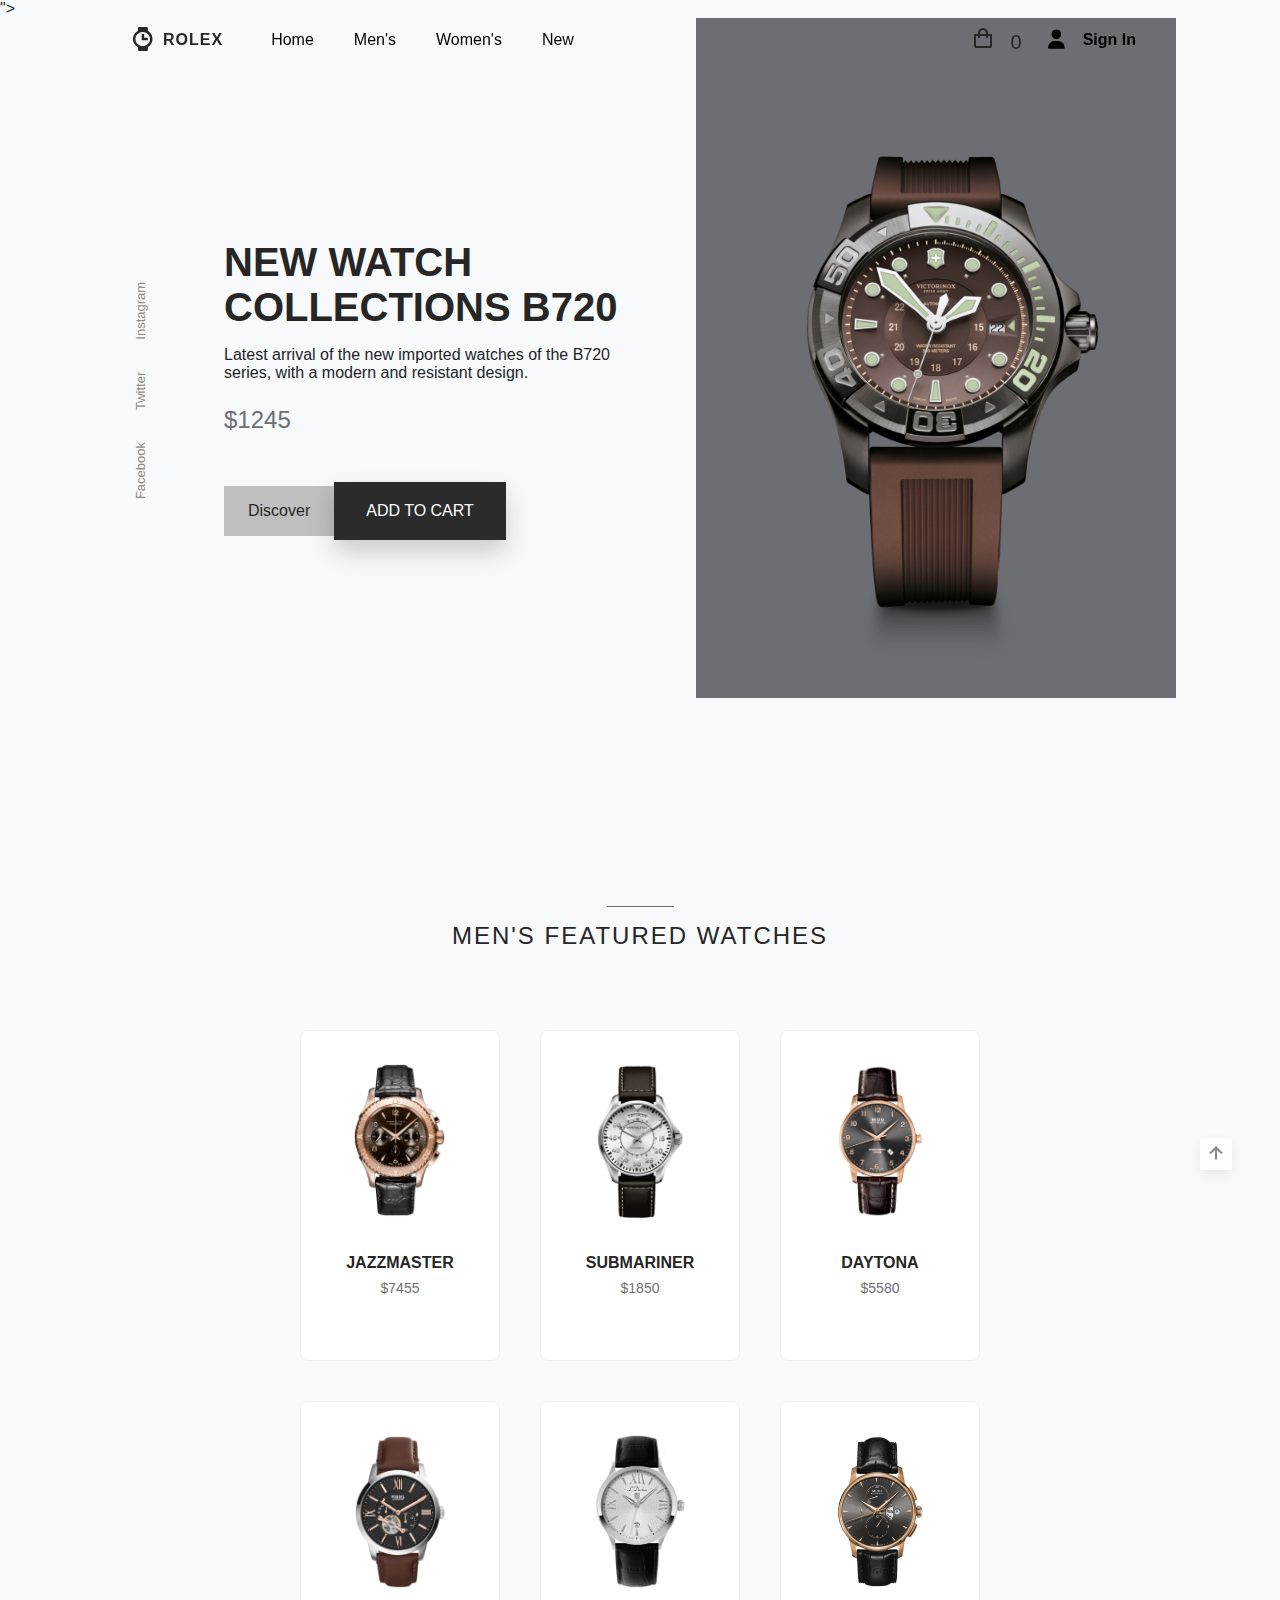
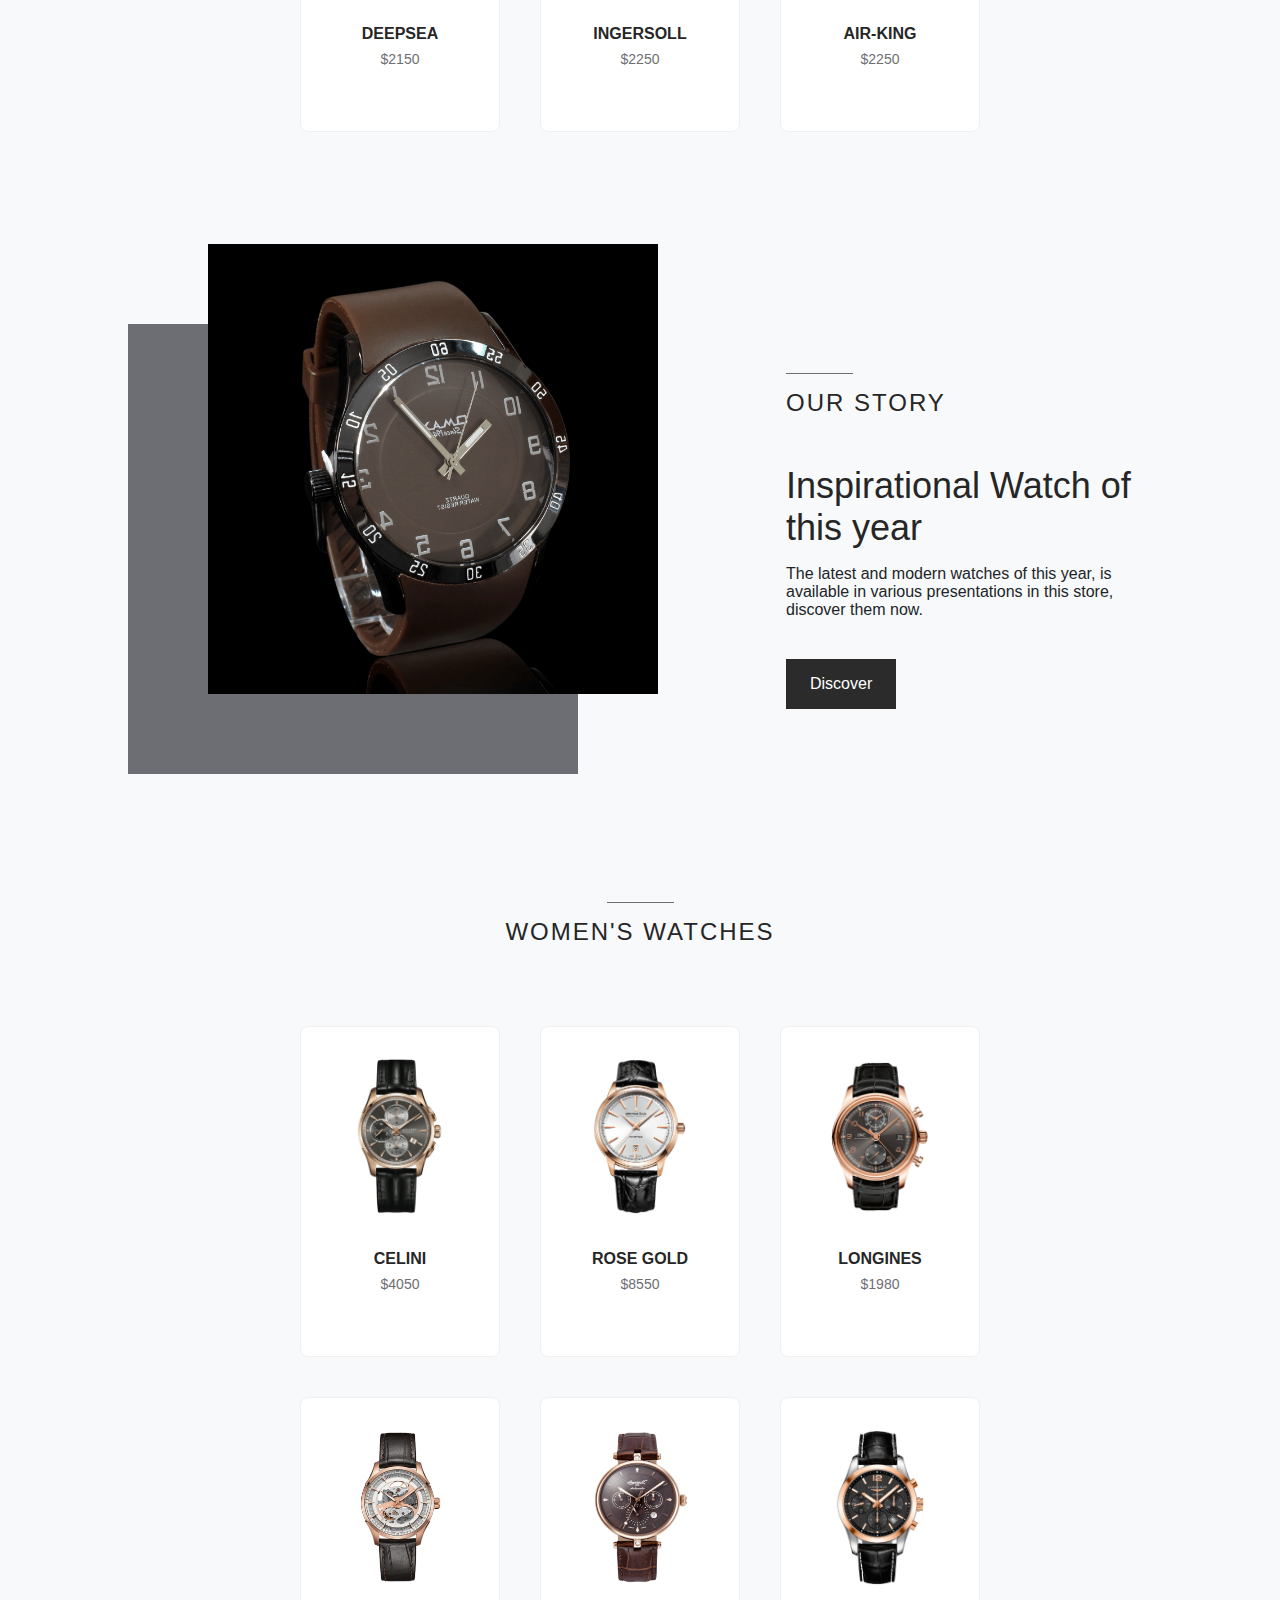
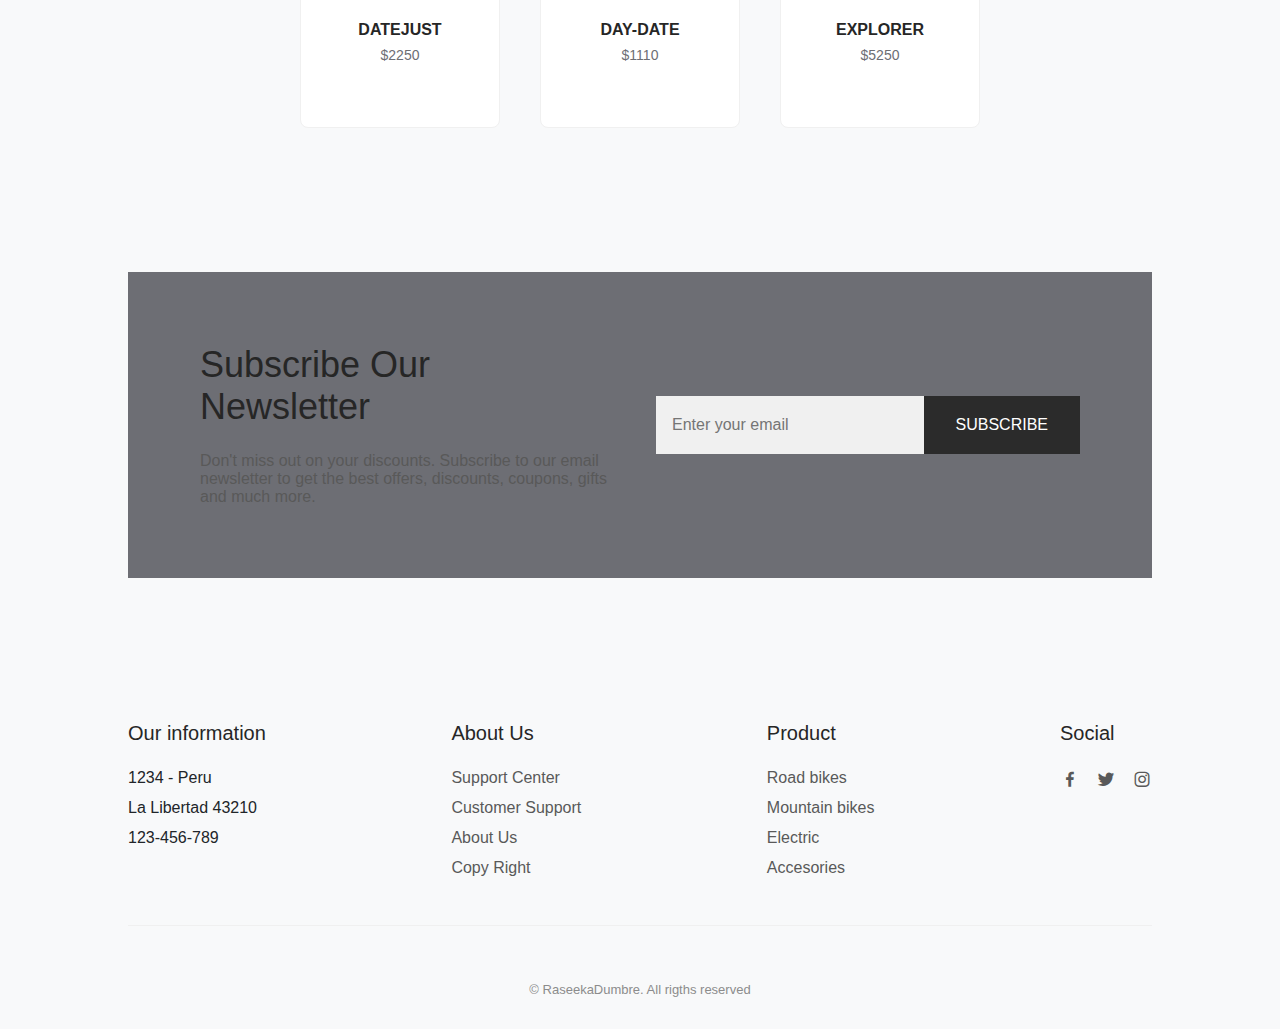
<file: WATCH-STORE/index.html>
<!DOCTYPE html>
    <html lang="en">
    <head>
        <meta charset="UTF-8">
        <meta name="viewport" content="width=device-width, initial-scale=1.0">

        <!--=============== FAVICON ===============-->
        <link rel="shortcut icon" href="assets/img/favicon.png" type="image/x-icon">
        <link href="https://cdnjs.cloudflare.com/ajax/libs/font-awesome/5.15.4/css/all.min.css" rel="stylesheet">
        <!--=============== BOXICONS ===============-->
        
        <link rel="stylesheet" href="https://cdn.jsdelivr.net/npm/boxicons@latest/css/boxicons.min.css">
        <link rel="stylesheet" href="https://cdnjs.cloudflare.com/ajax/libs/font-awesome/6.7.2/css/all.min.css" integrity="sha512-Evv84Mr4kqVGRNSgIGL/F/aIDqQb7xQ2vcrdIwxfjThSH8CSR7PBEakCr51Ck+w+/U6swU2Im1vVX0SVk9ABhg==" crossorigin="anonymous" referrerpolicy="no-referrer" />">
        <!--=============== CSS ===============-->
        <link rel="stylesheet" href="assets/css/styles.css">
        <link rel="stylesheet" href="assets/css/swiper-bundle.min.css">

        <title>Responsive watches website</title>
    </head>
    <body>
        <!--==================== HEADER ====================-->
        <header class="header" id="header">
            <nav class="nav container">
                <a href="#" class="nav__logo">
                    <i class='bx bxs-watch nav__logo-icon'></i> Rolex
                </a>

                <div class="nav__menu" id="nav-menu">
                    <ul class="nav__list">
                        <li class="nav__item">
                            <a href="#home" class="nav__link active-link">Home</a>
                        </li>
                        <li class="nav__item">
                            <a href="#featured" class="nav__link">Men's</a>
                        </li>
                        <li class="nav__item">
                            <a href="#products" class="nav__link">Women's</a>
                        </li>
                        <li class="nav__item">
                            <a href="#new" class="nav__link">New</a>
                        </li>
                    </ul>

                    <div class="nav__close" id="nav-close">
                        <i class='bx bx-x' ></i>
                    </div>
                </div>

                <div class="nav__btns">
                    
                    <div class="nav__shop" id="cart-shop">
                        <i class='bx bx-shopping-bag'></i>
                        <span class="cart-count" id="cart-count">0</span>
                    </div>

                    <div class="cart" id="cart">
                        <i class="fa-solid fa-xmark"  id="cart-close"></i>
                        <h2 class="cart__title-center">My Cart</h2>
                        <div class="cart__container">
                            <!-- Cart content -->
                        </div>
                        <!-- Total Price and Checkout Section -->
                        <div class="cart__footer">
                            <div class="cart__total">
                            <span>Total Price:</span>
                            <span id="cart-total-price">$0</span> <!-- Total price will be updated dynamically -->
                            </div>
                            <button class="cart__checkout-btn" id="checkout-btn">Checkout</button>
                            <script>
                                document.querySelector('.cart__checkout-btn').addEventListener('click', () => {
                                    window.location.href = 'checkout.html';
                                });
                            </script>
                        </div>
                    </div>

                    <div class="nav__signin" id="nav-signin">
                        <i class="fas fa-user"></i> <!-- Font Awesome user icon -->
                        <span class="nav__signin-text">Sign In</span>
                    </div>
                     <script>
                        // Add click event listener to the "Sign Out" button
                        document.getElementById('nav-signin').addEventListener('click', function () {
                          window.location.href = 'signin.html'; // Redirect to the sign-in page
                        });
                      </script>
                    <div class="nav__userId" id="nav-userId">
                        <span id="userId" style="color:black;"></span>
                    </div>
                    <div class="nav__signout" id="nav-signout" style="display: none;">
                        <i class="fa-solid fa-right-from-bracket"></i>
                        <span class="nav__signout-text">Sign Out</span>
                    </div>
                    
                     <script>
                        // Add click event listener to the "Sign Out" button
                        document.getElementById('nav-signout').addEventListener('click', function () {
                        window.location.href = 'signin.html'; // Redirect to the sign-in page
                        });
                      </script>

                  
                </div>
                    <div class="nav__toggle" id="nav-toggle">
                        <i class='bx bx-grid-alt' ></i>
                    </div>
                </div>
            </nav>
        </header>

        <!--==================== MAIN ====================-->
        <main class="main">
            <!--==================== HOME ====================-->
            <section class="home" id="home">
                <div class="home__container container grid">
                    <div class="home__img-bg">
                        <img src="assets/img/home3.png" alt="" class="home__img">
                    </div>
    
                    <div class="home__social">
                        <a href="https://www.facebook.com/" target="_blank" class="home__social-link">
                            Facebook
                        </a>
                        <a href="https://twitter.com/" target="_blank" class="home__social-link">
                            Twitter
                        </a>
                        <a href="https://www.instagram.com/" target="_blank" class="home__social-link">
                            Instagram
                        </a>
                    </div>
    
                    <div class="home__data">
                        <h1 class="home__title">NEW WATCH <br> COLLECTIONS B720</h1>
                        <p class="home__description">
                            Latest arrival of the new imported watches of the B720 series, 
                            with a modern and resistant design.
                        </p>
                        <span class="home__price">$1245</span>

                        <div class="home__btns">
                            <a href="#" class="button button--gray button--small">
                                Discover
                            </a>

                            <button class="button home__button" id="add-to-cart">ADD TO CART</button>
                        </div>
                    </div>
                </div>
            </section>
            
            <!--==================== FEATURED SECTION ====================-->
            <section class="featured section" id="featured">
                <h2 class="section__title">Men's Featured Watches</h2>
                <div class="products__container grid" id="featured-container">
                    <!-- Dynamic content for Men's Featured Watches will be injected here -->
                </div>
            </section>

            <!--==================== STORY ====================-->
            <section class="story section container">
                <div class="story__container grid">
                    <div class="story__data">
                        <h2 class="section__title story__section-title">
                            Our Story
                        </h2>
    
                        <h1 class="story__title">
                            Inspirational Watch of <br> this year
                        </h1>
    
                        <p class="story__description">
                            The latest and modern watches of this year, is available in various 
                            presentations in this store, discover them now.
                        </p>
    
                        <a href="#" class="button button--small">Discover</a>
                    </div>

                    <div class="story__images">
                        <img src="assets/img/story.png" alt="" class="story__img">
                        <div class="story__square"></div>
                    </div>
                </div>
            </section>

            <!--==================== PRODUCTS SECTION ====================-->
            <section class="products section" id="products">
                <h2 class="section__title">Women's Watches</h2>
                <div class="products__container grid" id="products-container">
                    <!-- Dynamic content for Women's Watches will be injected here -->
                </div>
            </section>

            <!--==================== NEWSLETTER ====================-->
            <section class="newsletter section container">
                <div class="newsletter__bg grid">
                    <div>
                        <h2 class="newsletter__title">Subscribe Our <br> Newsletter</h2>
                        <p class="newsletter__description">
                            Don't miss out on your discounts. Subscribe to our email 
                            newsletter to get the best offers, discounts, coupons, 
                            gifts and much more.
                        </p>
                    </div>

                    <form action="" class="newsletter__subscribe">
                        <input type="email" placeholder="Enter your email" class="newsletter__input">
                        <button class="button">
                            SUBSCRIBE
                        </button>
                    </form>
                </div>
            </section>
        </main>

        <!--==================== FOOTER ====================-->
        <footer class="footer section">
            <div class="footer__container container grid">
                <div class="footer__content">
                    <h3 class="footer__title">Our information</h3>

                    <ul class="footer__list">
                        <li>1234 - Peru</li>
                        <li>La Libertad 43210</li>
                        <li>123-456-789</li>
                    </ul>
                </div>
                <div class="footer__content">
                    <h3 class="footer__title">About Us</h3>

                    <ul class="footer__links">
                        <li>
                            <a href="#" class="footer__link">Support Center</a>
                        </li>
                        <li>
                            <a href="#" class="footer__link">Customer Support</a>
                        </li>
                        <li>
                            <a href="#" class="footer__link">About Us</a>
                        </li>
                        <li>
                            <a href="#" class="footer__link">Copy Right</a>
                        </li>
                    </ul>
                </div>

                <div class="footer__content">
                    <h3 class="footer__title">Product</h3>

                    <ul class="footer__links">
                        <li>
                            <a href="#" class="footer__link">Road bikes</a>
                        </li>
                        <li>
                            <a href="#" class="footer__link">Mountain bikes</a>
                        </li>
                        <li>
                            <a href="#" class="footer__link">Electric</a>
                        </li>
                        <li>
                            <a href="#" class="footer__link">Accesories</a>
                        </li>
                    </ul>
                </div>

                <div class="footer__content">
                    <h3 class="footer__title">Social</h3>

                    <ul class="footer__social">
                        <a href="https://www.facebook.com/" target="_blank" class="footer__social-link">
                            <i class='bx bxl-facebook'></i>
                        </a>

                        <a href="https://twitter.com/" target="_blank" class="footer__social-link">
                            <i class='bx bxl-twitter' ></i>
                        </a>

                        <a href="https://www.instagram.com/" target="_blank" class="footer__social-link">
                            <i class='bx bxl-instagram' ></i>
                        </a>
                    </ul>
                </div>
            </div>

            <span class="footer__copy">&#169; RaseekaDumbre. All rigths reserved</span>
        </footer>

        <!--=============== SCROLL UP ===============-->
        <a href="#" class="scrollup" id="scroll-up"> 
            <i class='bx bx-up-arrow-alt scrollup__icon' ></i>
        </a>

        <!--=============== SWIPER JS ===============-->
        <script src="assets/js/swiper-bundle.min.js"></script>

        <!--=============== MAIN JS ===============-->
        <script src="assets/js/main.js"></script>
 
        <script src="assets/js/signin.js"></script>

    </body>
</html>
</file>
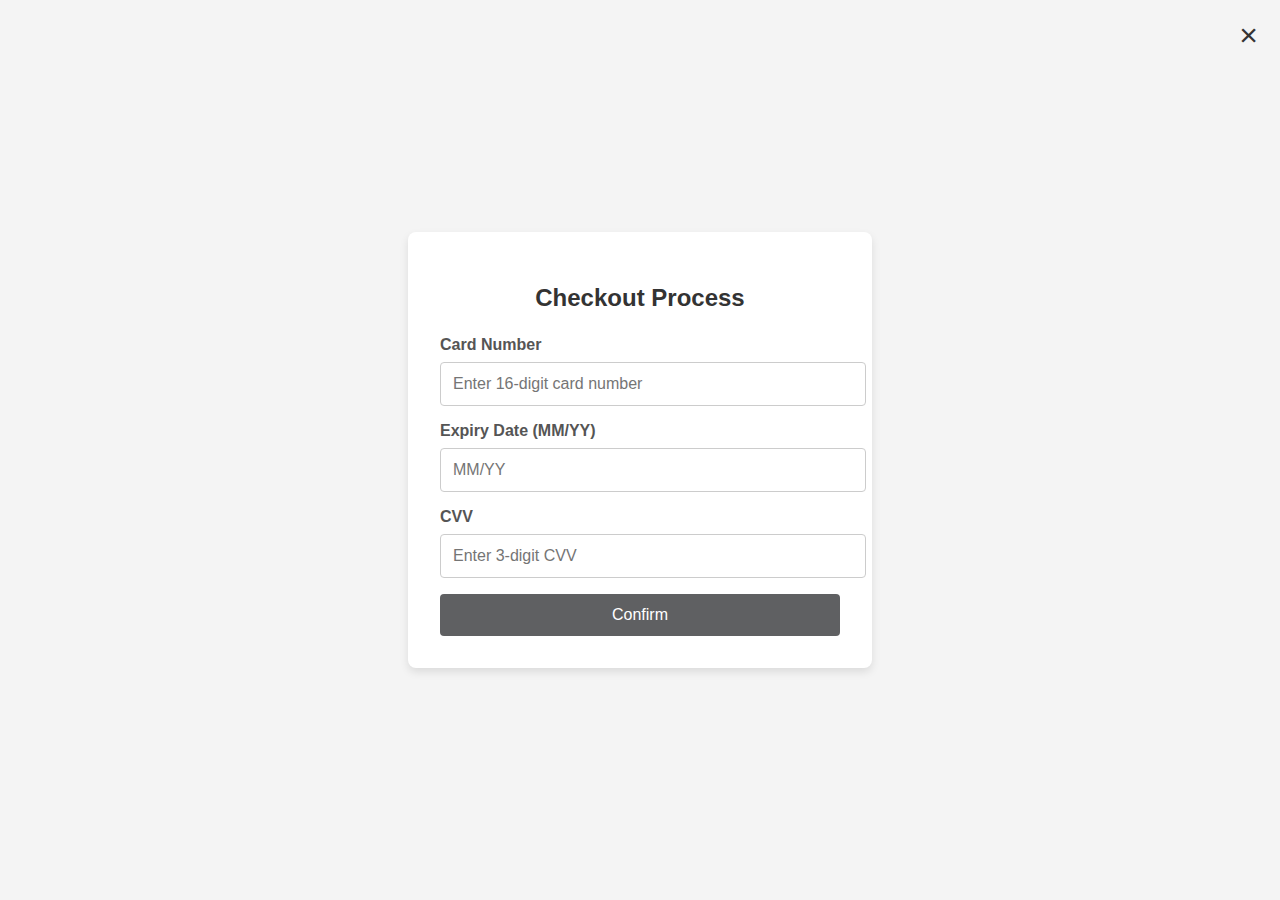
<file: WATCH-STORE/checkout.html>
<!DOCTYPE html>
<html lang="en">

<head>

    <meta charset="UTF-8">
    <meta name="viewport" content="width=device-width, initial-scale=1.0">
    <title>Checkout</title>
    <style>
        body {
            font-family: Arial, sans-serif;
            background-color: #f4f4f4;
            margin: 0;
            padding: 0;
            display: flex;
            justify-content: center;
            align-items: center;
            height: 100vh;
        }

        .checkout-container {
            background-color: #fff;
            padding: 2rem;
            border-radius: 8px;
            box-shadow: 0 4px 8px rgba(0, 0, 0, 0.1);
            width: 100%;
            max-width: 400px;
        }

        .checkout-container h2 {
            text-align: center;
            margin-bottom: 1.5rem;
            color: #333;
        }

        .form-group {
            margin-bottom: 1rem;
        }

        .form-group label {
            display: block;
            margin-bottom: 0.5rem;
            font-weight: bold;
            color: #555;
        }

        .form-group input {
            width: 100%;
            padding: 0.75rem;
            border: 1px solid #ccc;
            border-radius: 4px;
            font-size: 1rem;
        }

        .form-group input:focus {
            border-color: #505152;
            outline: none;
        }

        .checkout-btn {
            width: 100%;
            padding: 0.75rem;
            background-color: #5f6062;
            color: #fff;
            border: none;
            border-radius: 4px;
            font-size: 1rem;
            cursor: pointer;
            transition: background-color 0.3s;
        }

        .checkout-btn:hover {
            background-color: #0a0c0f;
        }

        .error-message {
            color: red;
            font-size: 0.9rem;
            margin-top: 0.5rem;
        }

        .success-popup {
            display: none;
            position: fixed;
            top: 50%;
            left: 50%;
            transform: translate(-50%, -50%);
            background-color: #fff;
            padding: 2rem;
            border-radius: 8px;
            box-shadow: 0 4px 8px rgba(0, 0, 0, 0.2);
            text-align: center;
            z-index: 1000;
        }

        .success-popup h3 {
            color: #28a745;
            margin-bottom: 1rem;
        }

        .success-popup button {
            padding: 0.5rem 1rem;
            background-color: #28292a;
            color: #fff;
            border: none;
            border-radius: 4px;
            cursor: pointer;
        }

        .success-popup button:hover {
            background-color: #333435;
        }

        .overlay {
            display: none;
            position: fixed;
            top: 0;
            left: 0;
            width: 100%;
            height: 100%;
            background-color: rgba(0, 0, 0, 0.5);
            z-index: 999;
        }
        /* Back Button (Cross) */
        .back-button {
            position: absolute;
            top: 1rem;
            right: 1rem;
            background-color: transparent;
            border: none;
            font-size: 2rem;
            color: #333;
            cursor: pointer;
            transition: color 0.3s;
        }

        .back-button:hover {
            color: #ff0000; /* Change color on hover */
        }
    </style>

</head>

<body>
    <div class="checkout-container">
            <!-- Cross Button to Go Back -->
    <button id="back-to-index" class="back-button" title="Go Back to Home">&times;</button>
        <h2>Checkout Process</h2>
        <form id="checkout-form">
            <div class="form-group">
                <label for="card-number">Card Number</label>
                <input type="text" id="card-number" maxlength="16" placeholder="Enter 16-digit card number" required>
                <div class="error-message" id="card-error"></div>
            </div>
            <div class="form-group">
                <label for="expiry-date">Expiry Date (MM/YY)</label>
                <input type="text" id="expiry-date" maxlength="5" placeholder="MM/YY" required>
                <div class="error-message" id="expiry-error"></div>
            </div>
            <div class="form-group">
                <label for="cvv">CVV</label>
                <input type="text" id="cvv" maxlength="3" placeholder="Enter 3-digit CVV" required>
                <div class="error-message" id="cvv-error"></div>
            </div>
            <button type="submit" class="checkout-btn">Confirm</button>
        </form>
    </div>

    <!-- Success Popup -->
    <div class="overlay" id="overlay"></div>
    <div class="success-popup" id="success-popup">
        <h3>Payment Successful!</h3>
        <button id="close-popup">Close</button>
    </div>

    <script>
        const checkoutForm = document.getElementById('checkout-form');
        const cardNumberInput = document.getElementById('card-number');
        const expiryDateInput = document.getElementById('expiry-date');
        const cvvInput = document.getElementById('cvv');
        const cardError = document.getElementById('card-error');
        const expiryError = document.getElementById('expiry-error');
        const cvvError = document.getElementById('cvv-error');
        const successPopup = document.getElementById('success-popup');
        const overlay = document.getElementById('overlay');
        const closePopup = document.getElementById('close-popup');

        checkoutForm.addEventListener('submit', (e) => {
            e.preventDefault();

            // Reset error messages
            cardError.textContent = '';
            expiryError.textContent = '';
            cvvError.textContent = '';

            const cardNumber = cardNumberInput.value.trim();
            const expiryDate = expiryDateInput.value.trim();
            const cvv = cvvInput.value.trim();

            let isValid = true;

            // Validate card number
            if (cardNumber.length !== 16 || isNaN(cardNumber)) {
                cardError.textContent = 'Card number must be 16 digits.';
                isValid = false;
            }
            // Validate expiry date
            const expiryRegex = /^(0[1-9]|1[0-2])\/\d{2}$/; // MM/YY format
            if (!expiryRegex.test(expiryDate)) {
                expiryError.textContent = 'Expiry date must be in MM/YY format.';
                isValid = false;
            } else {
                const [month, year] = expiryDate.split('/').map(Number);
                const currentDate = new Date();
                const currentMonth = currentDate.getMonth() + 1; // Months are 0-based
                const currentYear = parseInt(currentDate.getFullYear().toString().slice(-2)); // Last 2 digits of the year

                if (year < currentYear || (year === currentYear && month < currentMonth)) {
                    expiryError.textContent = 'Expiry date must be in the future.';
                    isValid = false;
                }
            }

            // Validate CVV
            if (cvv.length !== 3 || isNaN(cvv)) {
                cvvError.textContent = 'CVV must be 3 digits.';
                isValid = false;
            }

            if (isValid) {
                // Show success popup
                overlay.style.display = 'block';
                successPopup.style.display = 'block';
            }
            const user = JSON.parse(sessionStorage.getItem("loggedInUser"));
            localStorage.removeItem(`cart_${user.email}`);

            //  setTimeout(() => {
            //     window.location.href = 'index.html'; // or your homepage path
            // }, 2000);

            document.getElementById('close-popup').addEventListener('click', () => {
            window.location.href = 'index.html'; // or home page
            });

        });
        document.addEventListener('DOMContentLoaded', () => {
            const backToIndexButton = document.getElementById('back-to-index');
            if (backToIndexButton) {
                backToIndexButton.addEventListener('click', () => {
                    window.location.href = './';
                });
            }
        });
        closePopup.addEventListener('click', () => {
            overlay.style.display = 'none';
            successPopup.style.display = 'none';
        });
        
    </script>

</body>

</html>
</file>
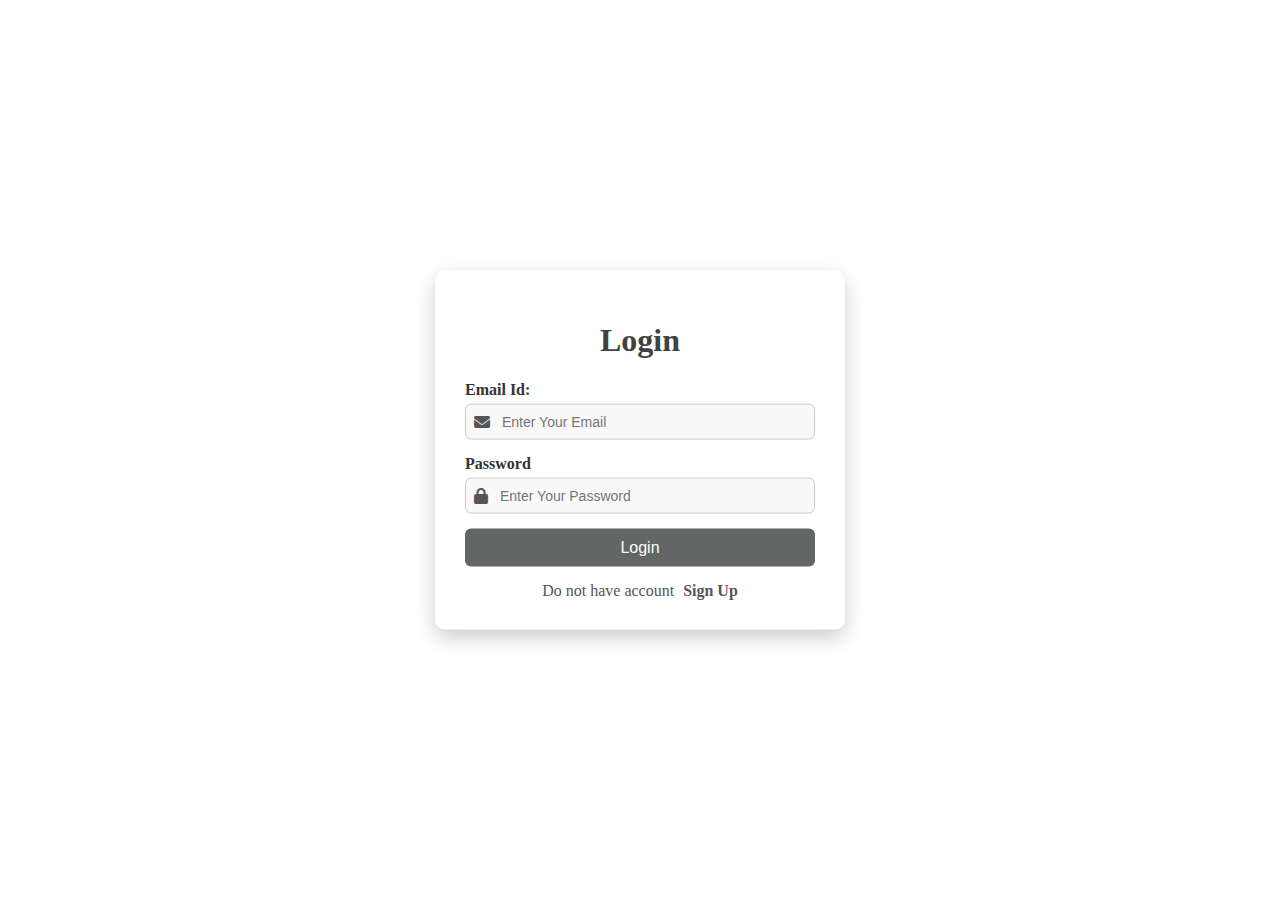
<file: WATCH-STORE/signin.html>
<!DOCTYPE html>
<html lang="en">
<head>
    <meta charset="UTF-8">
    <meta name="viewport" content="width=device-width, initial-scale=1.0">
    <title>Login Page</title>
     <link rel="stylesheet" href="https://cdnjs.cloudflare.com/ajax/libs/font-awesome/6.7.2/css/all.min.css"/>
    <link rel="stylesheet" href="assets/css/signin.css">
</head>
<body>
    <div class="login-container">
        <h1 style="color: #3f4240; text-align: center;">Login</h1>

        <form action="" class="form-content" id="loginform">
            <div class="username-pass">
                <label for="email">Email Id:</label>
                <div class="input">
                    <i class="fa-solid fa-envelope"></i>
                    <input type="email" id="email" placeholder="Enter Your Email" required>
                </div>
                
            </div>
            <div class="username-pass">
                <label for="Password">Password</label>
                    <div class="input">
                        <i class="fa-solid fa-lock"></i>
                        <input type="password" id="Password" placeholder="Enter Your Password" required>
                    </div>            
            </div>
            <div class="submit">
                <button type="submit">Login</button>
            </div>

            <div class="signup">
                <span>Do not have account</span>
                <a href="signup.html">Sign Up</a>
            </div>
        </form>
    </div>

    <script src="assets/js/signin.js"></script>
</body>
</html>
</file>
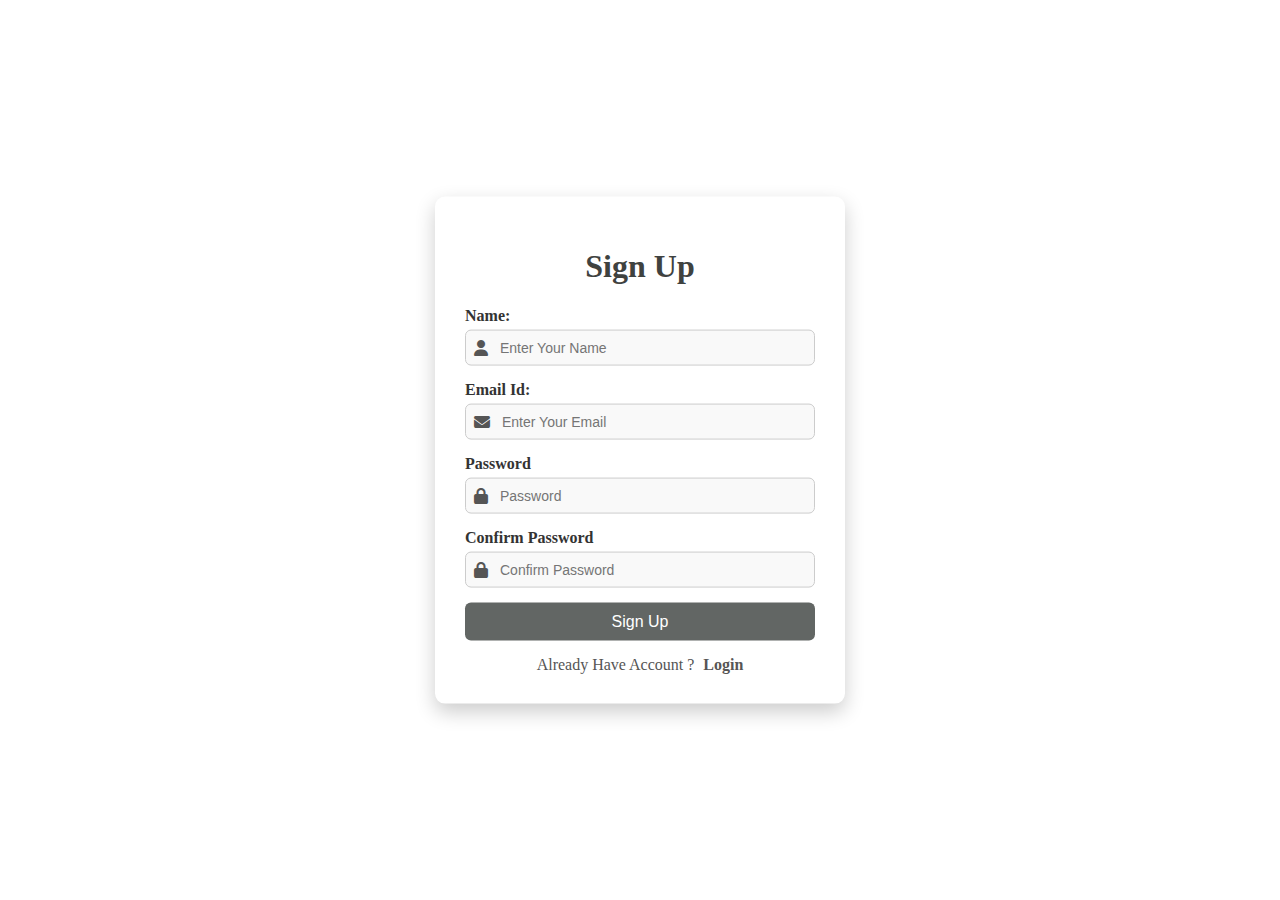
<file: WATCH-STORE/signup.html>
<!DOCTYPE html>
<html lang="en">
<head>
    <meta charset="UTF-8">
    <meta name="viewport" content="width=device-width, initial-scale=1.0">
    <title>SignUp</title>
       <link rel="stylesheet" href="https://cdnjs.cloudflare.com/ajax/libs/font-awesome/6.7.2/css/all.min.css"/>
    <link rel="stylesheet" href="assets/css/signin.css">
</head>
<body>
    <div class="login-container">
        <h1 style="color: #3f4240; text-align: center;">Sign Up</h1>
        <form action="" class="form-content" id="signupform">
             <div class="username-pass">
                <label for="Name">Name:</label>
                <div class="input">
                    <i class="fa-solid fa-user"></i>
                    <input type="text" id="name" placeholder="Enter Your Name" required>
                </div>
                
            </div>
            
            <div class="username-pass">
                <label for="email">Email Id:</label>
                <div class="input">
                    <i class="fa-solid fa-envelope"></i>
                    <input type="email" id="email" placeholder="Enter Your Email" required>
                </div>
                
            </div>
            <div class="username-pass">
                <label for="Password">Password</label>
                    <div class="input">
                        <i class="fa-solid fa-lock"></i>
                        <input type="password" id="Password" placeholder="Password" required>
                    </div>            
            </div>
             <div class="username-pass">
                <label for="Password">Confirm Password</label>
                    <div class="input">
                        <i class="fa-solid fa-lock"></i>
                        <input type="password" id="confirmPassword" placeholder="Confirm Password" required>
                    </div>            
            </div>
            <div class="submit">
                <button type="submit">Sign Up</button>
            </div>

            <div class="signup">
                <span>Already Have Account ?</span>
                <a href="signin.html">Login</a>
            </div>
        </form>
    </div>
    <script src="assets/js/signup.js"></script>
</body>
</html>
</file>
<file: WATCH-STORE/assets/css/styles.css>
/*=============== GOOGLE FONTS ===============*/
/* @import url("https://fonts.googleapis.com/css2?family=Roboto:wght@400;500;700&display=swap"); */

/*=============== VARIABLES CSS ===============*/
:root {
  --header-height: 3.5rem;

  /*========== Colors ==========*/
  --first-color: hsl(230, 3%, 44%);
  --button-color: hsl(0, 0%, 17%);
  --button-color-alt: hsl(0, 0%, 21%);
  --title-color: hsl(0, 0%, 15%);
  --text-color: hsl(0, 0%, 35%);
  --text-color-light: hsl(0, 0%, 55%);
  --body-color: hsl(0, 0%, 99%);
  --container-color: #fff;
  --border-color: hsl(0, 0%, 94%);

  /*========== Font and typography ==========*/
  --body-font: 'Roboto', sans-serif;
  --biggest-font-size: 2rem;
  --h1-font-size: 1.5rem;
  --h2-font-size: 1.25rem;
  --h3-font-size: 1rem;
  --normal-font-size: .938rem;
  --small-font-size: .813rem;
  --smaller-font-size: .75rem;

  /*========== Font weight ==========*/
  --font-medium: 500;
  --font-bold: 700;

  /*========== Margenes Bottom ==========*/
  --mb-0-5: .5rem;
  --mb-0-75: .75rem;
  --mb-1: 1rem;
  --mb-1-5: 1.5rem;
  --mb-2: 2rem;
  --mb-2-5: 2.5rem;
  --mb-3: 3rem;

  /*========== z index ==========*/
  --z-tooltip: 10;
  --z-fixed: 100;
}

@media screen and (min-width: 968px) {
  :root {
    --biggest-font-size: 2.5rem;
    --h1-font-size: 2.25rem;
    --h2-font-size: 1.5rem;
    --h3-font-size: 1.25rem;
    --normal-font-size: 1rem;
    --small-font-size: .875rem;
    --smaller-font-size: .813rem;
  }
}

/*=============== BASE ===============*/
* {
  box-sizing: border-box;
  padding: 0;
  margin: 0;
}

html {
  scroll-behavior: smooth;
}

body,
button,
input {
  font-family: var(--body-font);
  font-size: var(--normal-font-size);
}

body {
  margin: 0;
  background-color: var(--body-color);
  color: var(--text-color);
  /*For animation dark mode*/
  transition: .4s;
}

h1, h2, h3, h4 {
  color: var(--title-color);
  font-weight: var(--font-medium);
}

ul {
  list-style: none;
}

a {
  text-decoration: none;
}

img {
  max-width: 100%;
  height: auto;
}

button {
  cursor: pointer;
  border: none;
  outline: none;
}


/*=============== REUSABLE CSS CLASSES ===============*/
.container {
  max-width: 1024px;
  margin-left: var(--mb-1-5);
  margin-right: var(--mb-1-5);
}

.grid {
  display: grid;
}

.main {
  overflow: hidden;
}

.section {
  padding: 6.5rem 0 1rem;
}

.section__title {
  position: relative;
  font-size: var(--h3-font-size);
  margin-bottom: var(--mb-3);
  text-transform: uppercase;
  letter-spacing: 2px;
  text-align: center;
}

.section__title::before {
  content: '';
  position: absolute;
  top: -1rem;
  left: 0;
  right: 0;
  margin: 0 auto;
  width: 67px;
  height: 1px;
  background-color: var(--first-color);
}

/*=============== HEADER & NAV ===============*/
.header {
  width: 100%;
  background: transparent;
  position: fixed;
  top: 0;
  left: 0;
  z-index: var(--z-fixed);
  /*For animation dark mode*/
  transition: .4s;
}

.nav {
  height: var(--header-height);
  display: flex;
  justify-content: space-between;
  align-items: center;
}

.nav__logo, 
.nav__toggle, 
.nav__shop, 
.nav__close {
  color: var(--title-color);
}

.nav__logo {
  text-transform: uppercase;
  font-weight: var(--font-bold);
  letter-spacing: 1px;
  display: inline-flex;
  align-items: center;
  column-gap: .25rem;
}

.nav__logo-icon {
  font-size: 1.85rem;
}

.nav__btns {
  display: flex;
  align-items: center;
  column-gap: 1rem;
}

.nav__toggle, 
.nav__shop {
  font-size: 1.25rem;
  cursor: pointer;
}

@media screen and (max-width: 767px) {
  .nav__menu {
    position: fixed;
    background-color: var(--body-color);
    top: 0;
    right: -100%;
    width: 100%;
    height: 100%;
    padding: 6rem 2rem 3.5rem;
    transition: .3s;
  }
}

.nav__list {
  display: flex;
  flex-direction: column;
  align-items: center;
  row-gap: 2rem;
}

.nav__link {
  color: var(--title-color);
  font-weight: var(--font-medium);
  text-transform: uppercase;
  font-size: var(--h2-font-size);
  transition: .3s;
}

.nav__link:hover {
  color: var(--first-color);
}

.nav__close {
  font-size: 2rem;
  position: absolute;
  top: .9rem;
  right: 1.25rem;
  cursor: pointer;
}

/* Show menu */
.show-menu {
  right: 0;
}

/* Change background header */
.scroll-header {
  background-color: var(--body-color);
  box-shadow: 0 1px 4px hsla(0, 4%, 15%, .10);
}

/* Active link */
.active-link {
  color: var(--first-color);
}

/*=============== HOME ===============*/
.home__container {
  position: relative;
  row-gap: 2.5rem;
}

.home__img {
  width: 240px;
}

.home__img-bg {
  background-color: var(--first-color);
  width: 258px;
  height: 430px;
  padding-bottom: 2rem;
  display: flex;
  justify-content: center;
  align-items: flex-end;
  justify-self: flex-end;
  transform: translateX(1.5rem);
}

.home__social {
  position: absolute;
  top: 35%;
  left: -5rem;
  transform: rotate(-90deg);
  display: flex;
  column-gap: 1rem;
}

.home__social-link {
  font-size: var(--smaller-font-size);
  color: var(--text-color-light);
  transition: .3s;
}

.home__social-link:hover {
  color: var(--title-color);
}

.home__title {
  font-size: var(--biggest-font-size);
  font-weight: var(--font-bold);
  margin-bottom: var(--mb-1);
}

.home__description {
  margin-bottom: var(--mb-1-5);
}

.home__price {
  display: inline-block;
  font-size: var(--h2-font-size);
  font-weight: var(--font-medium);
  color: var(--first-color);
  margin-bottom: var(--mb-3);
}

.home__btns {
  display: flex;
  align-items: center;
}

.home__button {
  box-shadow: 0 12px 24px hsla(0, 0%, 10%, .2);
}

/*=============== BUTTONS ===============*/
.button {
  display: inline-block;
  background-color: var(--button-color);
  color: #FFF;
  padding: 1.25rem 2rem;
  font-weight: var(--font-medium);
  transition: .3s;
}

.button:hover {
  background-color: var(--button-color-alt);
}

.button--gray {
  background-color: hsl(0, 0%, 75%);
  color: var(--title-color);
}

.button--gray:hover {
  background-color: hsl(0, 0%, 63%);
}

.button--small {
  padding: 1rem 1.5rem;
}

/*=============== STORY ===============*/
.story__container {
  row-gap: 7.5rem;
}

.story__title {
  font-size: var(--h1-font-size);
  margin-bottom: var(--mb-1);
}

.story__description {
  margin-bottom: var(--mb-2-5);
}

.story__images {
  position: relative;
}

.story__img, 
.story__square {
  width: 250px;
}

.story__square {
  height: 250px;
  background-color: var(--first-color);
}

.story__img {
  position: absolute;
  left: 3rem;
  top: -3rem;
}

/*=============== PRODUCTS ===============*/
.products__container {
  grid-template-columns: repeat(2, 1fr);
  gap: 2rem;
}

.products__card {
  position: relative;
  background-color: var(--container-color);
  padding: 1.25rem 0;
  border: 1px solid var(--border-color);
  text-align: center;
  transition: .3s;
}

.products__img {
  height: 125px;
  margin-bottom: var(--mb-1);
}

.products__title, 
.products__price {
  font-size: var(--small-font-size);
  font-weight: var(--font-medium);
}

.products__title {
  text-transform: uppercase;
  margin-bottom: var(--mb-0-5);
}

.products__price {
  color: var(--first-color);
}

.products__button {
  background-color: var(--button-color);
  padding: .4rem;
  color: #fff;
  font-size: 1rem;
  position: absolute;
  right: 0;
  bottom: 0;
  transition: .3s;
}

.products__button:hover {
  background-color: var(--button-color-alt);
}

.products__card:hover {
  box-shadow: 0 8px 32px hsla(0, 0%, 10%, .1);
}


/* Swiper class */
.swiper-button-next,
.swiper-button-prev {
  top: initial;
  bottom: 5%;
  width: initial;
  height: initial;
  background-color: var(--container-color);
  box-shadow: 0 4px 12px hsla(0, 0%, 20%, .1);
  padding: .25rem;
  font-size: 1.5rem;
  color: var(--first-color);
}

.swiper-button-next {
  right: initial;
  left: 4rem;
}

/*=============== NEWSLETTER ===============*/
.newsletter__bg {
  background-color: var(--first-color);
  padding: 3rem 1.5rem;
  text-align: center;
  row-gap: 2.5rem;
}

.newsletter__title {
  font-size: var(--h1-font-size);
  color: hsl(0, 0%, 15%);
  margin-bottom: var(--mb-1-5);
}

.newsletter__description {
  color: hsl(0, 0%, 35%);
}

.newsletter__subscribe {
  display: flex;
  flex-direction: column;
  row-gap: .75rem;
}

.newsletter__input {
  border: none;
  outline: none;
  background-color: hsl(0, 0%, 94%);
  padding: 1.25rem 1rem;
  color: hsl(0, 0%, 15%);
}

/*=============== FOOTER ===============*/
.footer__container {
  row-gap: 2rem;
  border-bottom: 1px solid var(--border-color);
  padding-bottom: 3rem;
}

.footer__title {
  font-size: var(--h2-font-size);
  margin-bottom: var(--mb-1-5);
}

.footer__list, 
.footer__links {
  display: flex;
  flex-direction: column;
  row-gap: .75rem;
}

.footer__link {
  color: var(--text-color);
}

.footer__link:hover {
  color: var(--title-color);
}

.footer__social {
  display: flex;
  column-gap: 1rem;
}

.footer__social-link {
  font-size: 1.25rem;
  color: var(--text-color);
}

.footer__social-link:hover {
  color: var(--title-color);
}

.footer__copy {
  display: block;
  margin: 3.5rem 0 1rem 0;
  text-align: center;
  font-size: var(--smaller-font-size);
  color: var(--text-color-light);
}

/*=============== SCROLL UP ===============*/
.scrollup {
  position: fixed;
  right: 1rem;
  bottom: -30%;
  background-color: var(--container-color);
  box-shadow: 0 4px 12px hsla(0, 0%, 20%, .1);
  display: inline-flex;
  padding: .25rem;
  z-index: var(--z-tooltip);
  opacity: .8;
  transition: .4s;
}

.scrollup:hover {
  opacity: 1;
}

.scrollup__icon {
  font-size: 1.5rem;
  color: var(--first-color);
}

/* Show Scroll Up*/
.show-scroll {
  bottom: 3rem;
}

/*=============== SCROLL BAR ===============*/
::-webkit-scrollbar {
  width: .6rem;
  background: hsl(0, 0%, 74%);
}

::-webkit-scrollbar-thumb {
  background: hsl(0, 0%, 17%);
}
#welcome-message {
    font-size: 20px;
    font-weight: bold;
    color: #101111; /* A nice shade of blue */
    text-align: center;
    padding: 5px;
    margin-top: 1px;
    border-radius: 5px;
}

/*=============== CART ===============*/
/*=============== PRODUCTS ===============*/
.products__card {
  position: relative; /* Required for positioning the button */
  background-color: var(--container-color);
  padding: 1.5rem;
  border: 1px solid var(--border-color);
  border-radius: 0.5rem;
  text-align: center;
  transition: transform 0.3s, box-shadow 0.3s;
}

.products__card:hover {
  transform: translateY(-5px); /* Slight lift on hover */
  box-shadow: 0 8px 16px rgba(0, 0, 0, 0.1); /* Add shadow on hover */
}

.products__box {
  margin-bottom: 1rem;
}

.products__img {
  border-radius: 0.5rem;
}

.products__title {
  font-size: var(--normal-font-size);
  font-weight: bold;
  margin-bottom: 0.5rem;
  color: var(--title-color);
}

.products__price {
  font-size: var(--small-font-size);
  color: var(--first-color);
  margin-bottom: 2rem; /* Add extra space below the price */
  display: block;
}

/* Add to Cart Button */
.products__button {
  position: absolute;
  bottom: 1rem;
  left: 50%;
  transform: translateX(-50%);
  background-color: var(--first-color);
  color: #fff;
  padding: 0.5rem 1rem;
  border: none;
  border-radius: 0.5rem;
  font-size: var(--small-font-size);
  cursor: pointer;
  opacity: 0; /* Hidden by default */
  visibility: hidden; /* Hidden by default */
  transition: opacity 0.3s, visibility 0.3s, transform 0.3s;
}

.products__button:hover {
  background-color: var(--button-color-alt);
}

/* Show the button on hover */
.products__card:hover .products__button {
  opacity: 1; /* Make the button visible */
  visibility: visible; /* Make the button visible */
  transform: translateX(-50%) translateY(0); /* Smooth transition */
}


/*=============== CART ===============*/
.cart {
  position: fixed;
  background-color: var(--body-color);
  z-index: var(--z-fixed);
  width: 100%;
  height: 100%;
  top: 0;
  right: -100%;
  padding: 3.5rem 2rem;
  transition: 0.4s;
  overflow-y: auto; /* Enable vertical scrolling */
}

.cart__title-center {
  font-size: var(--h2-font-size);
  text-align: center;
  margin-bottom: var(--mb-3);
}

.cart__close {
  font-size: 2rem;
  color: var(--title-color);
  position: absolute;
  top: 1.25rem;
  right: 0.9rem;
  cursor: pointer;
}

.cart__container {
  display: grid;
  row-gap: 1.5rem;
}

.cart__card {
  display: flex;
  align-items: center;
  column-gap: 1rem;
}

.cart__box {
  background-color: var(--container-color);
  padding: 0.75rem 1.25rem;
  border: 1px solid var(--border-color);
  position: relative; /* Required for positioning the button */
  overflow: hidden; /* Prevent content overflow */
}

.cart__img {
  width: 50px;
}

.cart__title {
  font-size: var(--normal-font-size);
  margin-bottom: 0.5rem;
}

.cart__price {
  display: block;
  font-size: var(--small-font-size);
  color: var(--first-color);
  margin-bottom: var(--mb-1-5);
}

.cart__amount,
.cart__amount-content {
  display: flex;
  align-items: center;
}

.cart__amount {
  column-gap: 3rem;
}

.cart__amount-content {
  column-gap: 1rem;
}

.cart__amount-box {
  display: inline-flex;
  padding: 0.25rem;
  background-color: var(--container-color);
  border: 1px solid var(--border-color);
  cursor: pointer;
}

.cart__amount-trash {
  font-size: 1.15rem;
  color: var(--first-color);
  cursor: pointer;
}

.cart__prices {
  margin-top: 6rem;
  display: flex;
  justify-content: space-between;
}

.cart__prices-item,
.cart__prices-total {
  color: var(--title-color);
}

.cart__prices-item {
  font-size: var(--small-font-size);
}

.cart__prices-total {
  font-size: var(--h3-font-size);
  font-weight: var(--font-medium);
}

/* Show cart */
.show-cart {
  right: 0;
}

/*=============== Add to Cart Button ===============*/
.cart__add-button {
  position: absolute;
  bottom: 10px;
  left: 50%;
  transform: translateX(-50%);
  background-color: var(--first-color);
  color: #fff;
  padding: 0.5rem 1rem;
  border: none;
  border-radius: 0.5rem;
  font-size: var(--small-font-size);
  cursor: pointer;
  opacity: 0; /* Hidden by default */
  visibility: hidden; /* Hidden by default */
  transition: opacity 0.3s, visibility 0.3s;
}

.cart__add-button:hover {
  background-color: var(--button-color-alt);
}

/* Show the button on hover */
.cart__box:hover .cart__add-button {
  opacity: 1; /* Make the button visible */
  visibility: visible; /* Make the button visible */
}
/*=============== BREAKPOINTS ===============*/
/* For small devices */
@media screen and (max-width: 320px) {
  .container {
    margin-left: var(--mb-1);
    margin-right: var(--mb-1);
  }
  .home__img-bg {
    width: 220px;
  }
  .home__title {
    font-size: var(--h1-font-size);
  }
  .home__button {
    font-size: var(--smaller-font-size);
  }

  .story__square,
  .story__img,
  .testimonial__square,
  .testimonial__img {
    width: 180px;
  }

  .story__square,
  .testimonial__square {
    height: 180px;
  }

  .products__container {
    grid-template-columns: repeat(1, 180px);
    justify-content: center;
  }
}

/* For medium devices */
@media screen and (min-width: 576px) {
  .home__img-bg {
    width: 340px;
  }

  .featured__container {
    grid-template-columns: repeat(2, 1fr);
    justify-content: center;
    align-items: flex-start;
    gap: 1.5rem;
  }

  .footer__container {
    grid-template-columns: repeat(2, 1fr);
  }
}

@media screen and (min-width: 767px) {
  .section {
    padding: 8rem 0 1rem;
  }

  .cart {
    width: 420px;
    box-shadow: -2px 0 4px hsla(0, 0%, 15%, .1);
  }

  .nav {
    height: calc(var(--header-height) + 1.5rem);
    justify-content: initial;
    column-gap: 3rem;
  }
  .nav__toggle, 
  .nav__close {
    display: none;
  }
  .nav__list {
    flex-direction: row;
    column-gap: 2.5rem;
  }
  .nav__link {
    text-transform: initial;
    font-size: var(--normal-font-size);
  }
  .nav__btns {
    margin-left: auto;
  }

  .home__container {
    padding-top: 6rem;
    grid-template-columns: 1fr max-content;
    align-items: center;
  }
  .home__img-bg {
    order: 1;
    transform: translate(1.5rem, -6rem);
  }
  .home__data {
    padding: 0 0 3rem 6rem;
  }
  .home__social {
    top: 47%;
    column-gap: 2rem;
  }

  .featured__title,
  .featured__price,
  .new__title,
  .new__price {
    font-size: var(--normal-font-size);
  }

  .story__container,
  .testimonial__container,
  .newsletter__bg {
    grid-template-columns: repeat(2, 1fr);
    align-items: center;
  }

  .story__section-title {
    text-align: initial;
  }
  .story__section-title::before {
    margin: initial;
  }
  .story__images {
    order: -1;
  }

  .products__container {
    grid-template-columns: repeat(3, 200px);
    justify-content: center;
    gap: 2.5rem;
  }
  .products__card {
    padding: 2rem 0;
  }
  .products__img {
    height: 155px;
  }

  .newsletter__bg {
    text-align: initial;
    column-gap: 2rem;
    padding: 4.5rem;
  }
  .newsletter__subscribe {
    flex-direction: row;
  }
  .newsletter__input {
    width: 100%;
  }

  .footer__container {
    grid-template-columns: repeat(4, max-content);
    justify-content: space-between;
  }
  .footer__title {
    font-size: var(--h3-font-size);
  }
}

@media screen and (min-width: 992px) {
  .section__title {
    font-size: var(--h2-font-size);
  }

  .home__container {
    column-gap: 2rem;
  }
  .home__img-bg {
    width: 480px;
    height: 680px;
  }
  .home__img {
    width: 420px;
  }
  .home__social {
    left: -6rem;
  }
  .home__data {
    padding: 0 0 8rem 6rem;
  }

  .featured__container {
    grid-template-columns: repeat(3, 312px);
    padding-top: 2rem;
  }
  
  .story__container,
  .testimonial__container {
    column-gap: 8rem;
  }

  .story__square,
  .story__img,
  .testimonial__square,
  .testimonial__img {
    width: 450px;
  }

  .story__square,
  .testimonial__square {
    height: 450px;
  }

  .products__container,
  .new__container {
    padding-top: 2rem;
  }

  .testimonial__container {
    padding-bottom: 4rem;
  }
}

/* For large devices */
@media screen and (min-width: 1024px) {
  .container {
    margin-left: auto;
    margin-right: auto;
  }
  
  .story__container,
  .testimonial__container {
    column-gap: 13rem;
  }

  .story__container {
    padding-top: 3rem;
  }
  .story__img {
    left: 5rem;
    top: -5rem;
  }

  .testimonial__img {
    right: 5rem;
    top: 5rem;
  }

  .scrollup {
    right: 3rem;
  }
}
/* General Reset */
* {
  box-sizing: border-box;
  padding: 0;
  margin: 0;
}

html {
  scroll-behavior: smooth;
}

body {
  font-family: 'Poppins', sans-serif;
  font-size: 16px;
  margin: 0;
  background-color: #f8f9fa; /* Example background color */
  color: #212529; /* Example text color */
  transition: 0.4s;
}

/* Header Navigation */
.nav__item {
  list-style: none;
}

.nav__link {
  text-decoration: none;
  color: #000; /* Example link color */
  font-weight: 500;
}

.nav__close i {
  font-size: 24px;
  cursor: pointer;
}

.nav__btns i {
  font-size: 20px;
  cursor: pointer;
  margin: 0 10px;
}

.nav__shop i,
.nav__toggle i {
  font-size: 24px;
  cursor: pointer;
}

/* Cart container styles */


.cart.show-cart {
  right: 0; /* Visible when the class is added */
}

.cart__title-center {
  text-align: center;
  font-size: 20px;
  font-weight: bold;
  margin-bottom: 15px;
}

.cart__container {
  flex-grow: 1;
}

.cart__card {
  display: flex;
  align-items: center;
  justify-content: space-between;
  margin-bottom: 15px;
  padding: 10px;
  border-radius: 8px;
  background-color: #f9f9f9;
}

.cart__box {
  flex-shrink: 0;
  margin-right: 10px;
}

.cart__img {
  width: 60px;
  height: 60px;
  object-fit: cover;
  border-radius: 8px;
}

.cart__details {
  flex-grow: 1;
  margin-right: 10px;
}

.cart__title {
  font-size: 14px;
  font-weight: bold;
  margin-bottom: 5px;
}

.cart__price {
  color: #555;
  margin-bottom: 10px;
}

.cart__amount {
  display: flex;
  align-items: center;
  gap: 10px;
}

.cart__increase,
.cart__decrease {
  background-color: #ddd;
  border: none;
  padding: 5px 10px;
  cursor: pointer;
  font-size: 14px;
  font-weight: bold;
  border-radius: 5px;
}

.cart__quantity {
  font-size: 14px;
  font-weight: bold;
}

.cart__remove {
  background-color: transparent;
  border: none;
  cursor: pointer;
  font-size: 20px;
  color: #0c0c0c;
}

.cart__remove i {
  font-size: 24px;
}
.nav__signin {
  display: flex;
  align-items: center;
  gap: 0.5rem;
  cursor: pointer;
  color: #000; /* Solid black text */
  font-size: var(--normal-font-size); /* Use your existing font size variable */
  font-weight: bold; /* Make the text bold */
  transition: color 0.3s; /* Smooth transition for hover effect */
}

.nav__signin i {
  font-size: 1.2rem; /* Adjust icon size */
}

.nav__signin:hover {
  color: #333; /* Slightly lighter black on hover */
}
.nav__signout {
  display: flex;
  align-items: center;
  gap: 0.5rem;
  cursor: pointer;
  color: #000; /* Solid black text */
  font-size: var(--normal-font-size); /* Use your existing font size variable */
  font-weight: bold; /* Make the text bold */
  transition: color 0.3s; /* Smooth transition for hover effect */
}

.nav__signout i {
  font-size: 1.2rem; /* Adjust icon size */
}

.nav__signout:hover {
  color: #333; /* Slightly lighter black on hover */
}
.nav__userId {
  display: flex;
  align-items: center;
  gap: 0.5rem;
  cursor: pointer;
  color: #000; /* Solid black text */
  font-size: var(--normal-font-size); /* Use your existing font size variable */
  font-weight: bold; /* Make the text bold */
  transition: color 0.3s; /* Smooth transition for hover effect */
}

/* Cart Footer Section */
.cart__footer {
  margin-top: auto; /* Push the footer to the bottom of the cart */
  padding: 20px;
  border-top: 1px solid #ddd;
  background-color: #f9f9f9;
  display: flex;
  justify-content: space-between;
  align-items: center;
}

.cart__total {
  font-size: 16px;
  font-weight: bold;
  color: #333;
}

#cart-total-price {
  font-size: 16px;
  color: #d81d1d; /* Blue color for the total price */
}

/* Checkout Button */
.cart__checkout-btn {
  padding: 10px 20px;
  font-size: 16px;
  background-color: #55585c; /* Blue background */
  color: #fff; /* White text */
  border: none;
  border-radius: 5px;
  cursor: pointer;
  transition: background-color 0.3s ease;
}

.cart__checkout-btn:hover {
  background-color: #55595e; /* Darker blue on hover */
}
</file>
<file: WATCH-STORE/assets/css/signin.css>
.login-container {
    position: absolute;
    top: 50%;
    left: 50%;
    transform: translate(-50%, -50%);
    width: 350px;
    background-color: #ffffff;
    padding: 30px;
    border-radius: 10px;
    box-shadow: 0 8px 20px rgba(0, 0, 0, 0.2);
}

/* Logo & Name */
.Logo-name{
    display: flex;
    align-content: center;
    align-items: center;
    justify-content: center;
    gap: 10px;
    margin: 20px auto;
}
.Logo-name h2 {
    text-align: center;
    color: #2c3e50;
    /* margin-bottom: 10px; */
}
.Logo-name a{
    text-decoration: none;
}
.Logo-name img{
     height: 40px;
    width: 40px;
}


/* Form fields */
.username-pass {
    margin-bottom: 15px;
}

.username-pass label {
    display: block;
    margin-bottom: 5px;
    font-weight: bold;
    color: #333;
}

.input {
    display: flex;
    align-items: center;
    border: 1px solid #ccc;
    border-radius: 6px;
    padding: 8px;
    background-color: #f9f9f9;
}

.input i {
    margin-right: 10px;
    color: #555;
}

.input input {
    border: none;
    outline: none;
    flex: 1;
    background: transparent;
    font-size: 14px;
}

/* Button styling */
.submit button {
    width: 100%;
    padding: 10px;
    background-color: #626664;
    color: #fff;
    border: none;
    border-radius: 6px;
    font-size: 16px;
    cursor: pointer;
    transition: background-color 0.3s;
}

.submit button:hover {
    background-color: #080808;
}

/* Sign up link */
.signup {
    text-align: center;
    margin-top: 15px;
}

.signup span {
    margin-right: 5px;
    color: #555;
}

.signup a {
    color: #575555;
    text-decoration: none;
    font-weight: bold;
}

.signup a:hover {
    text-decoration: underline;
}

/* Login page end */
</file>
